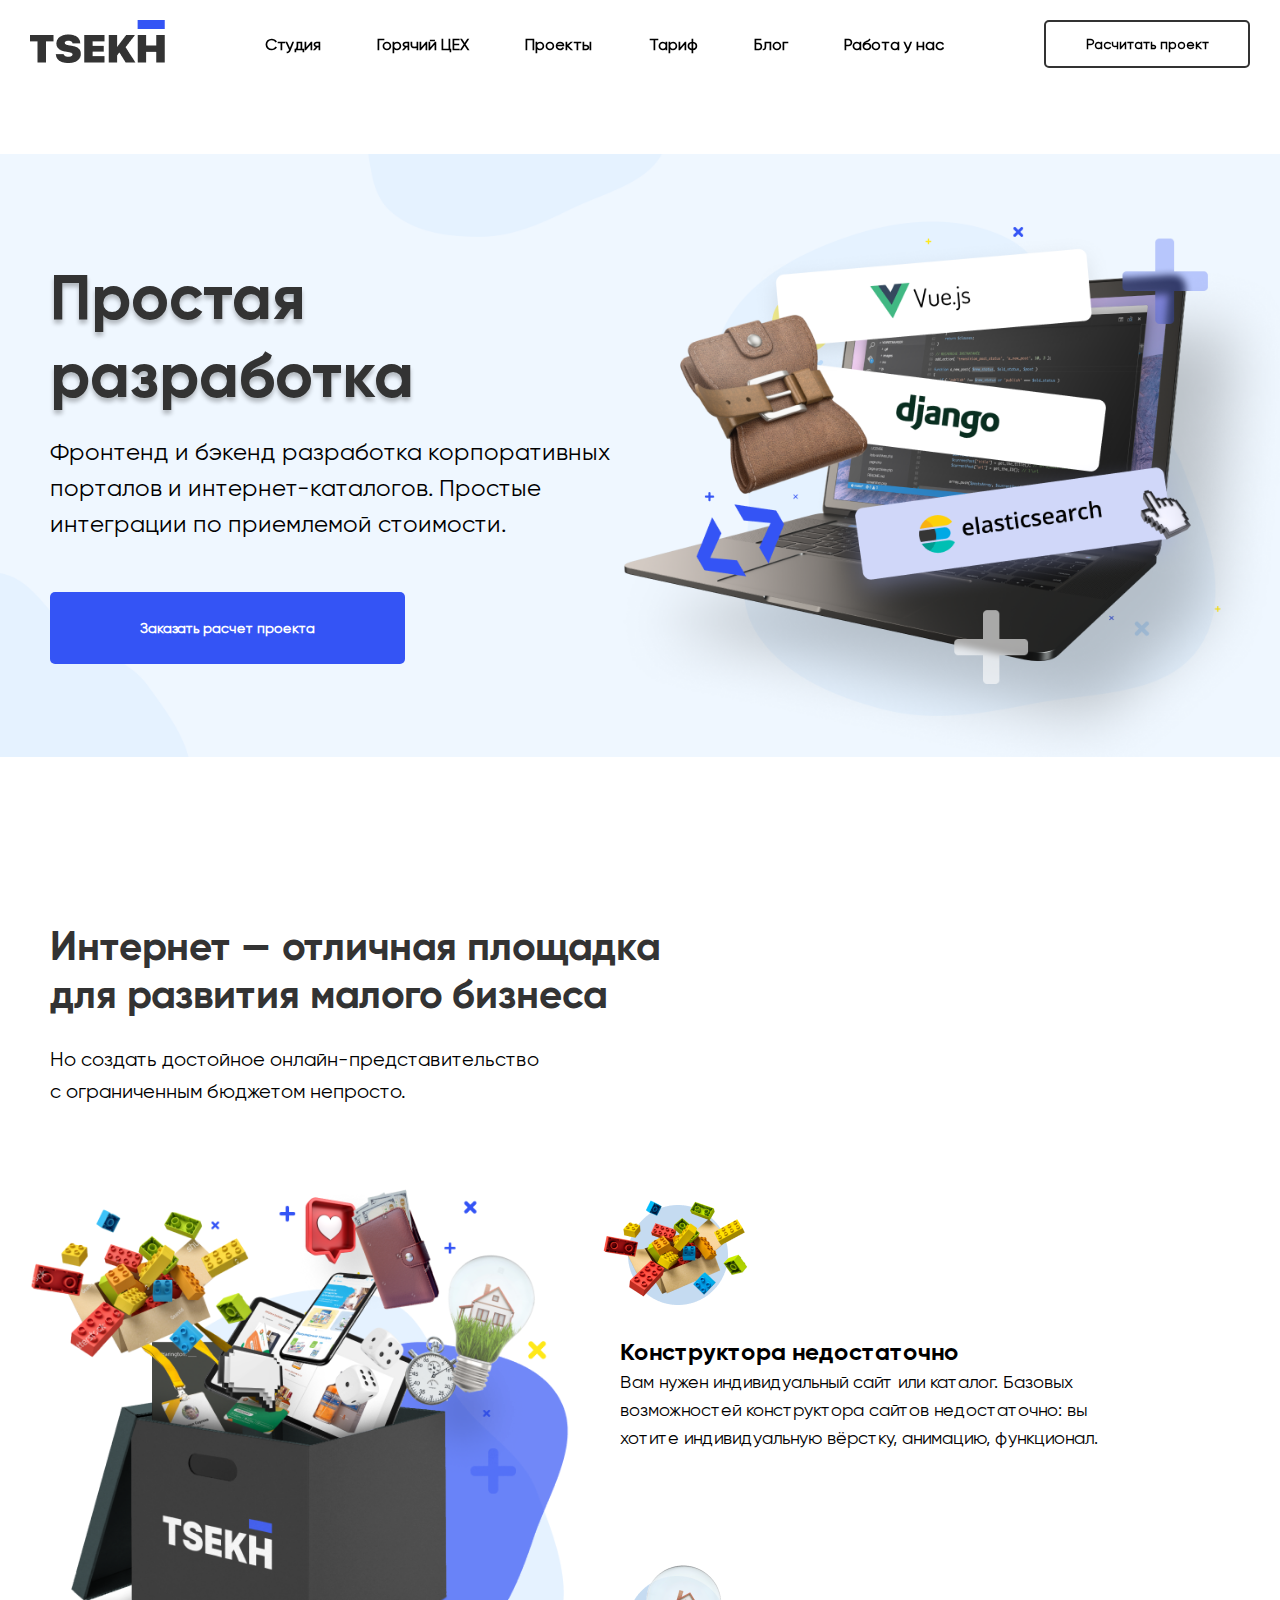
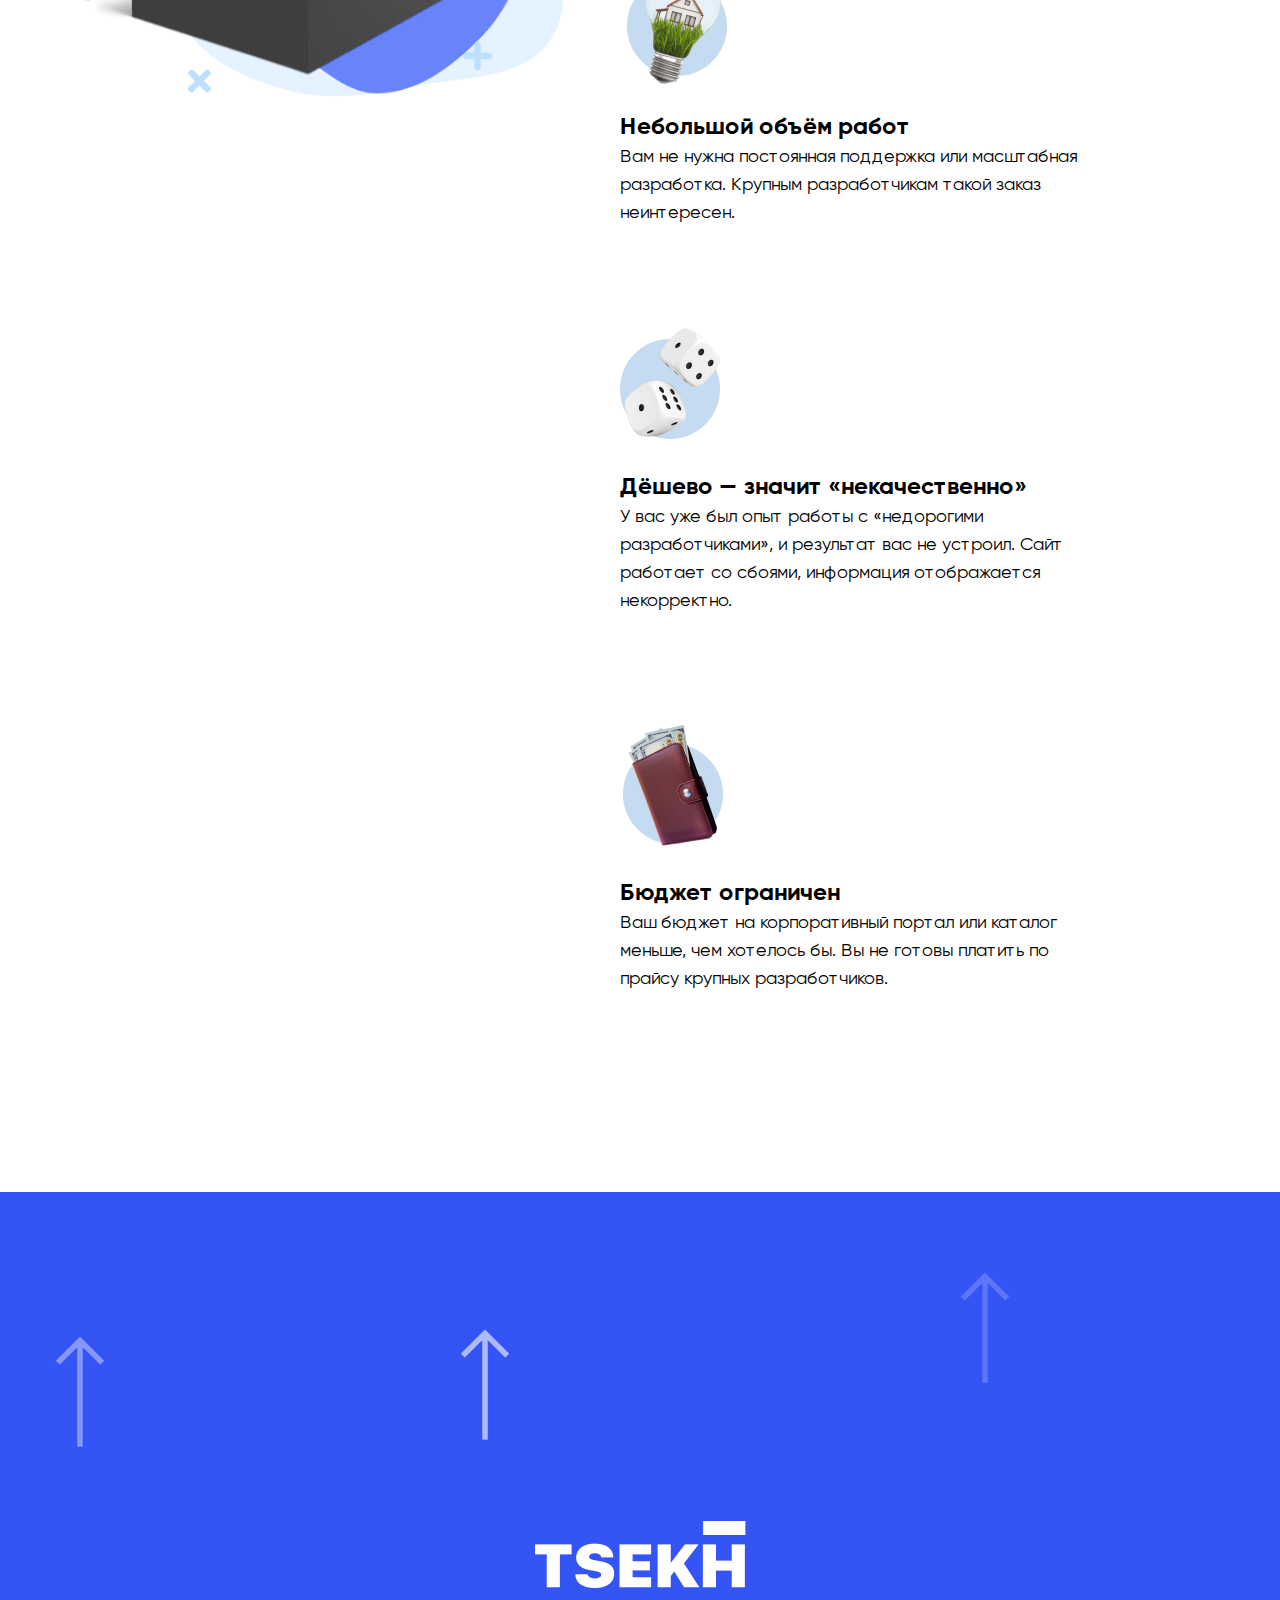
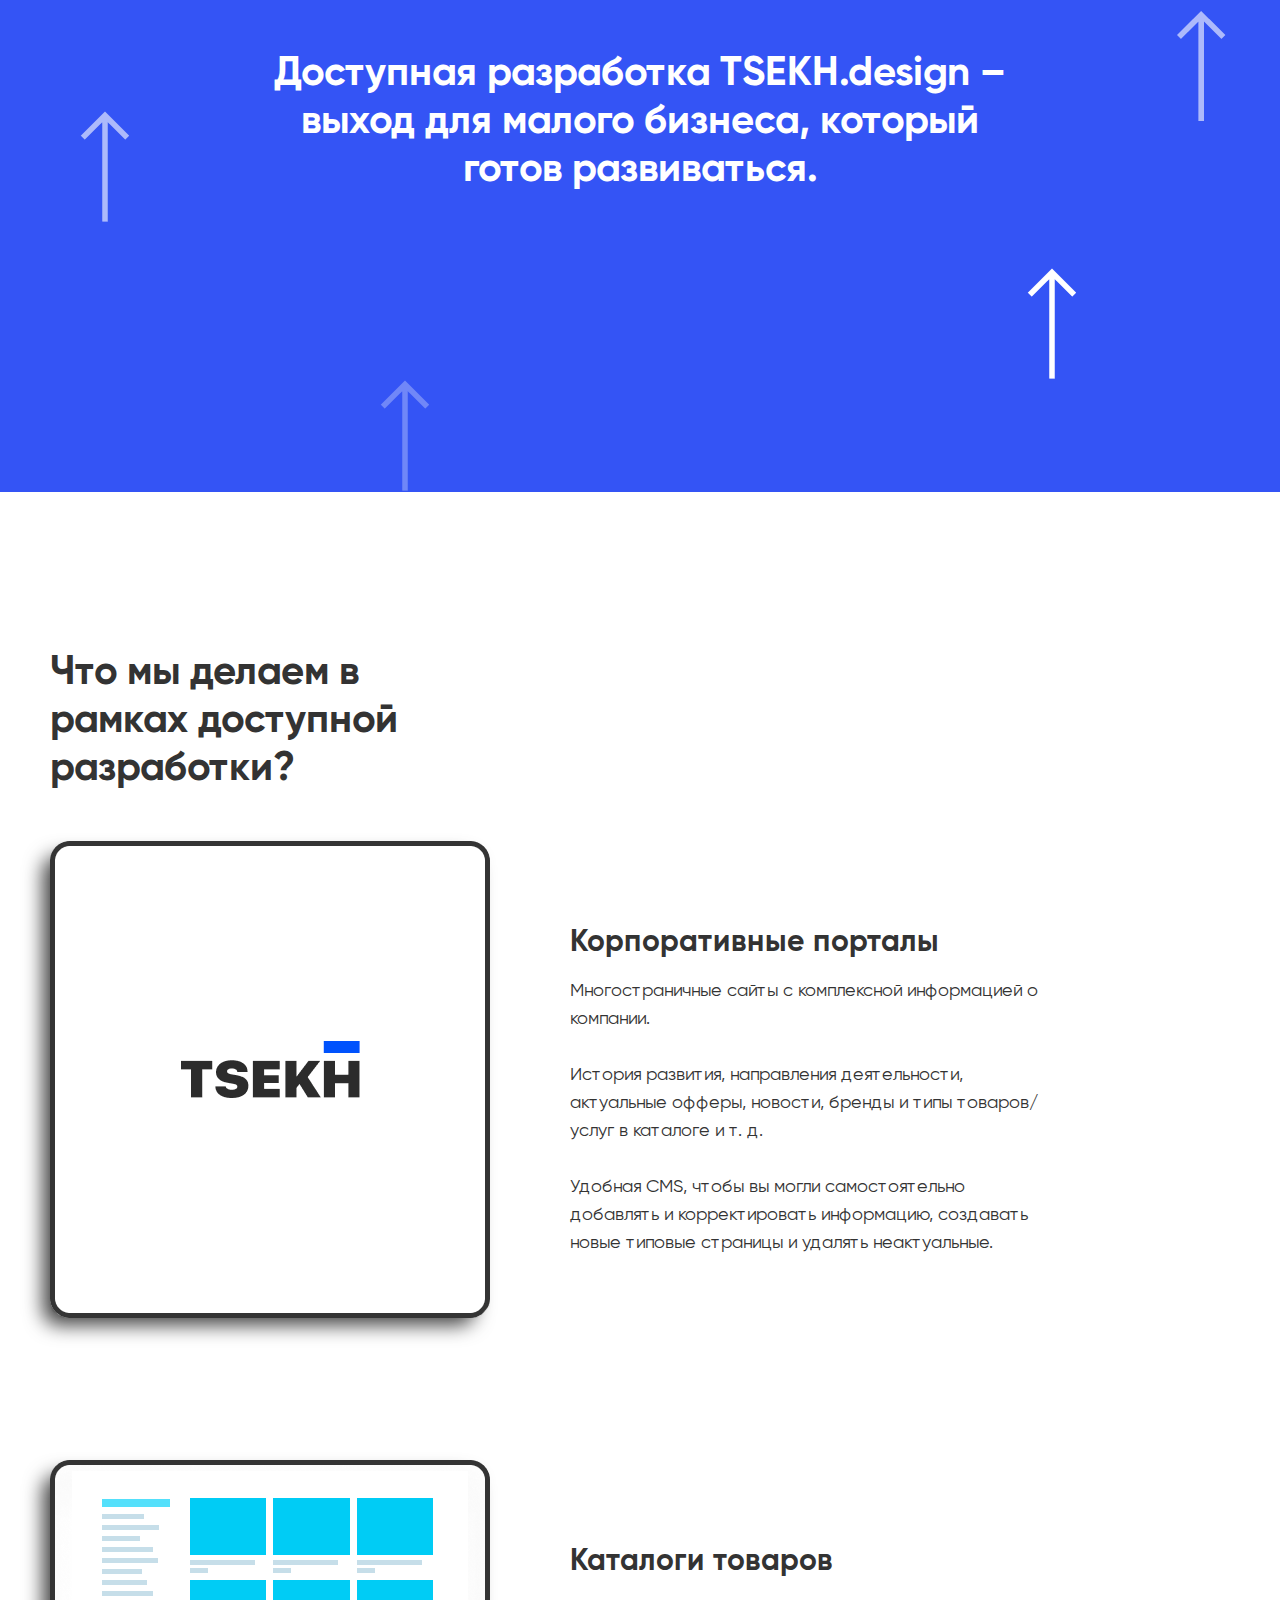
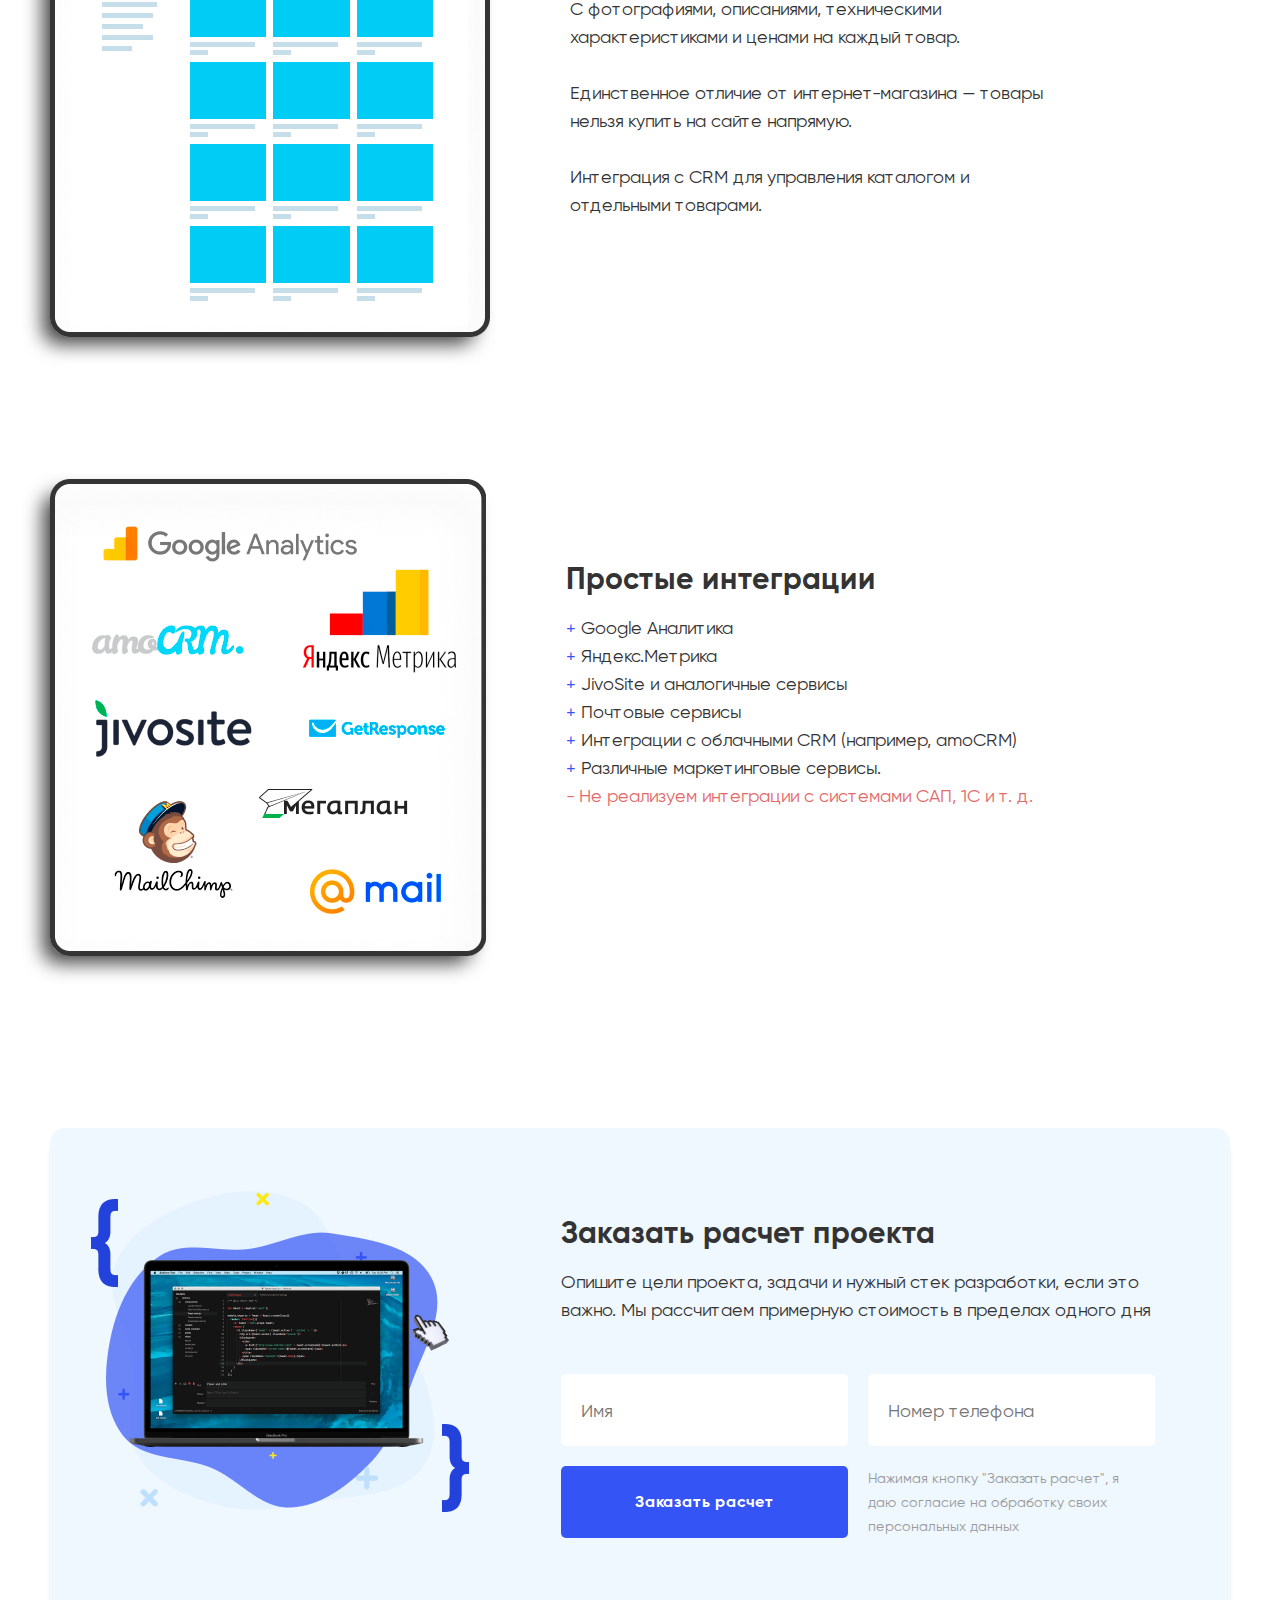
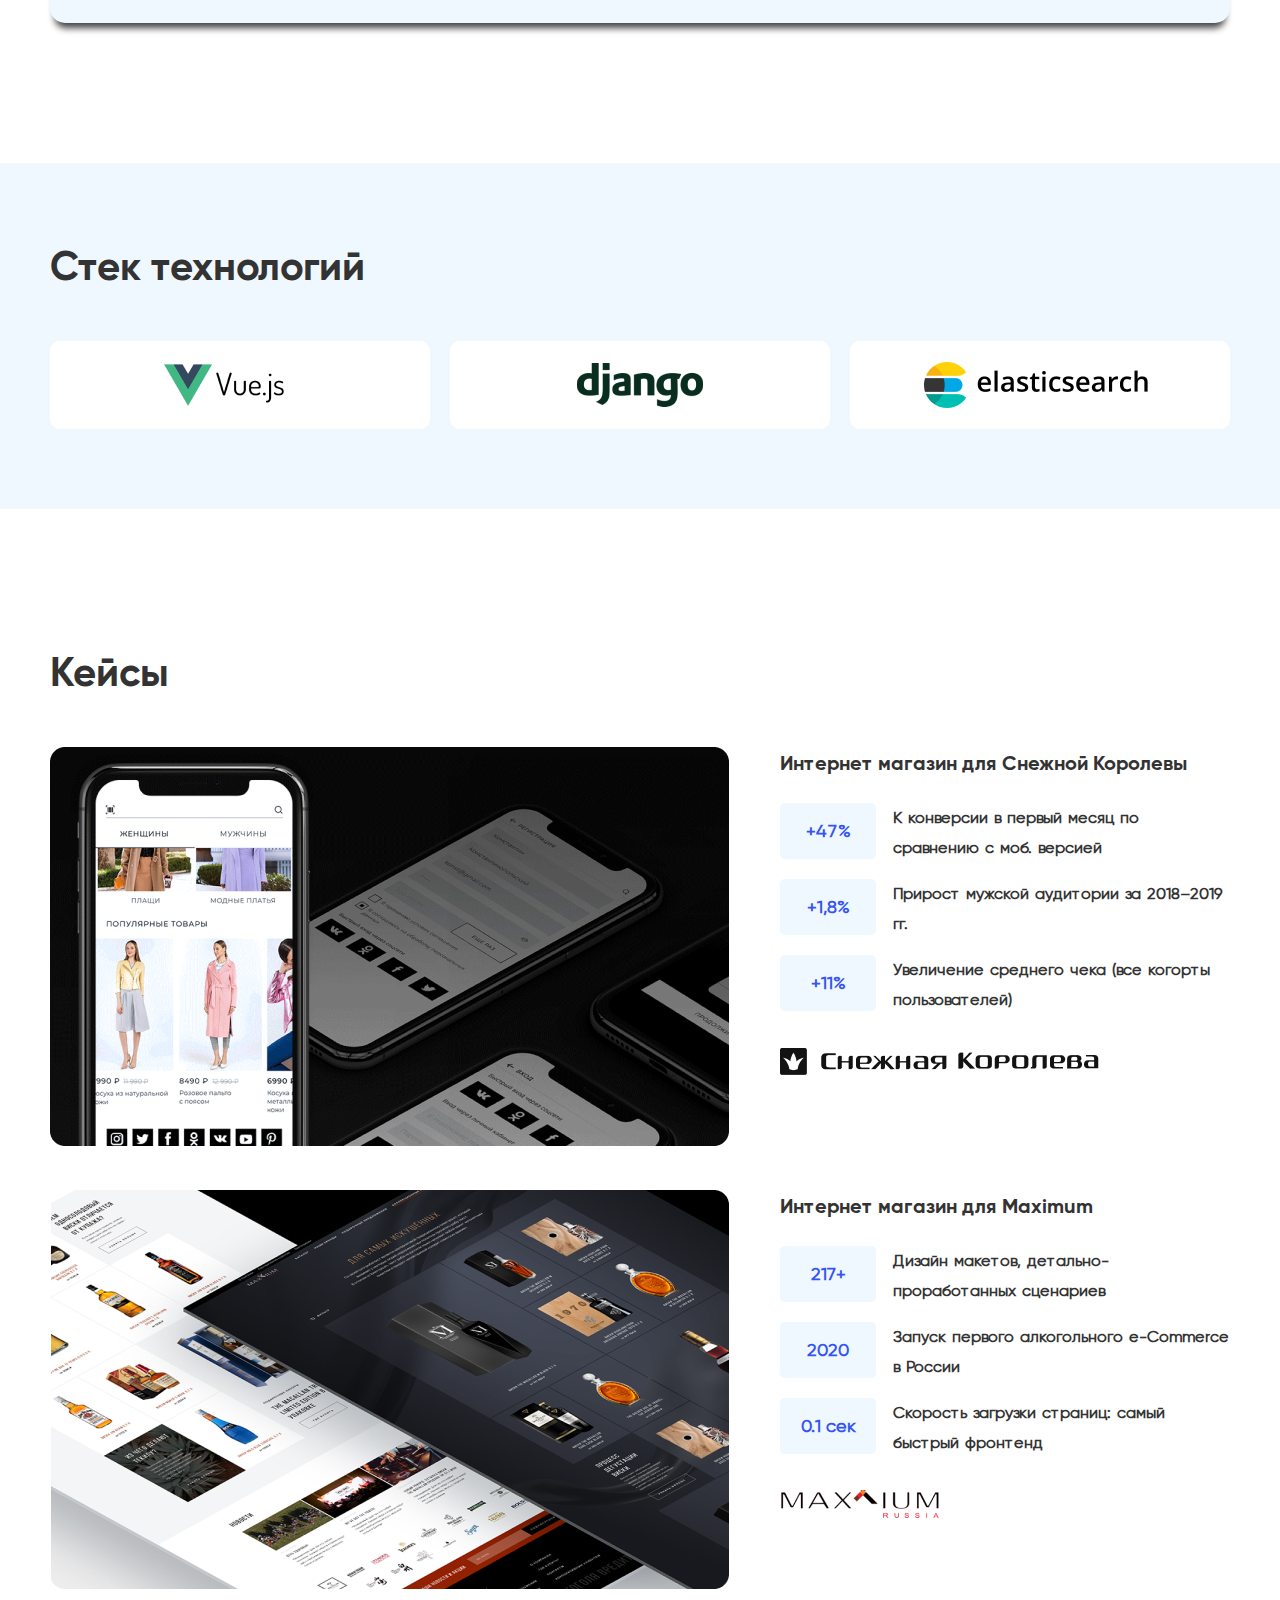
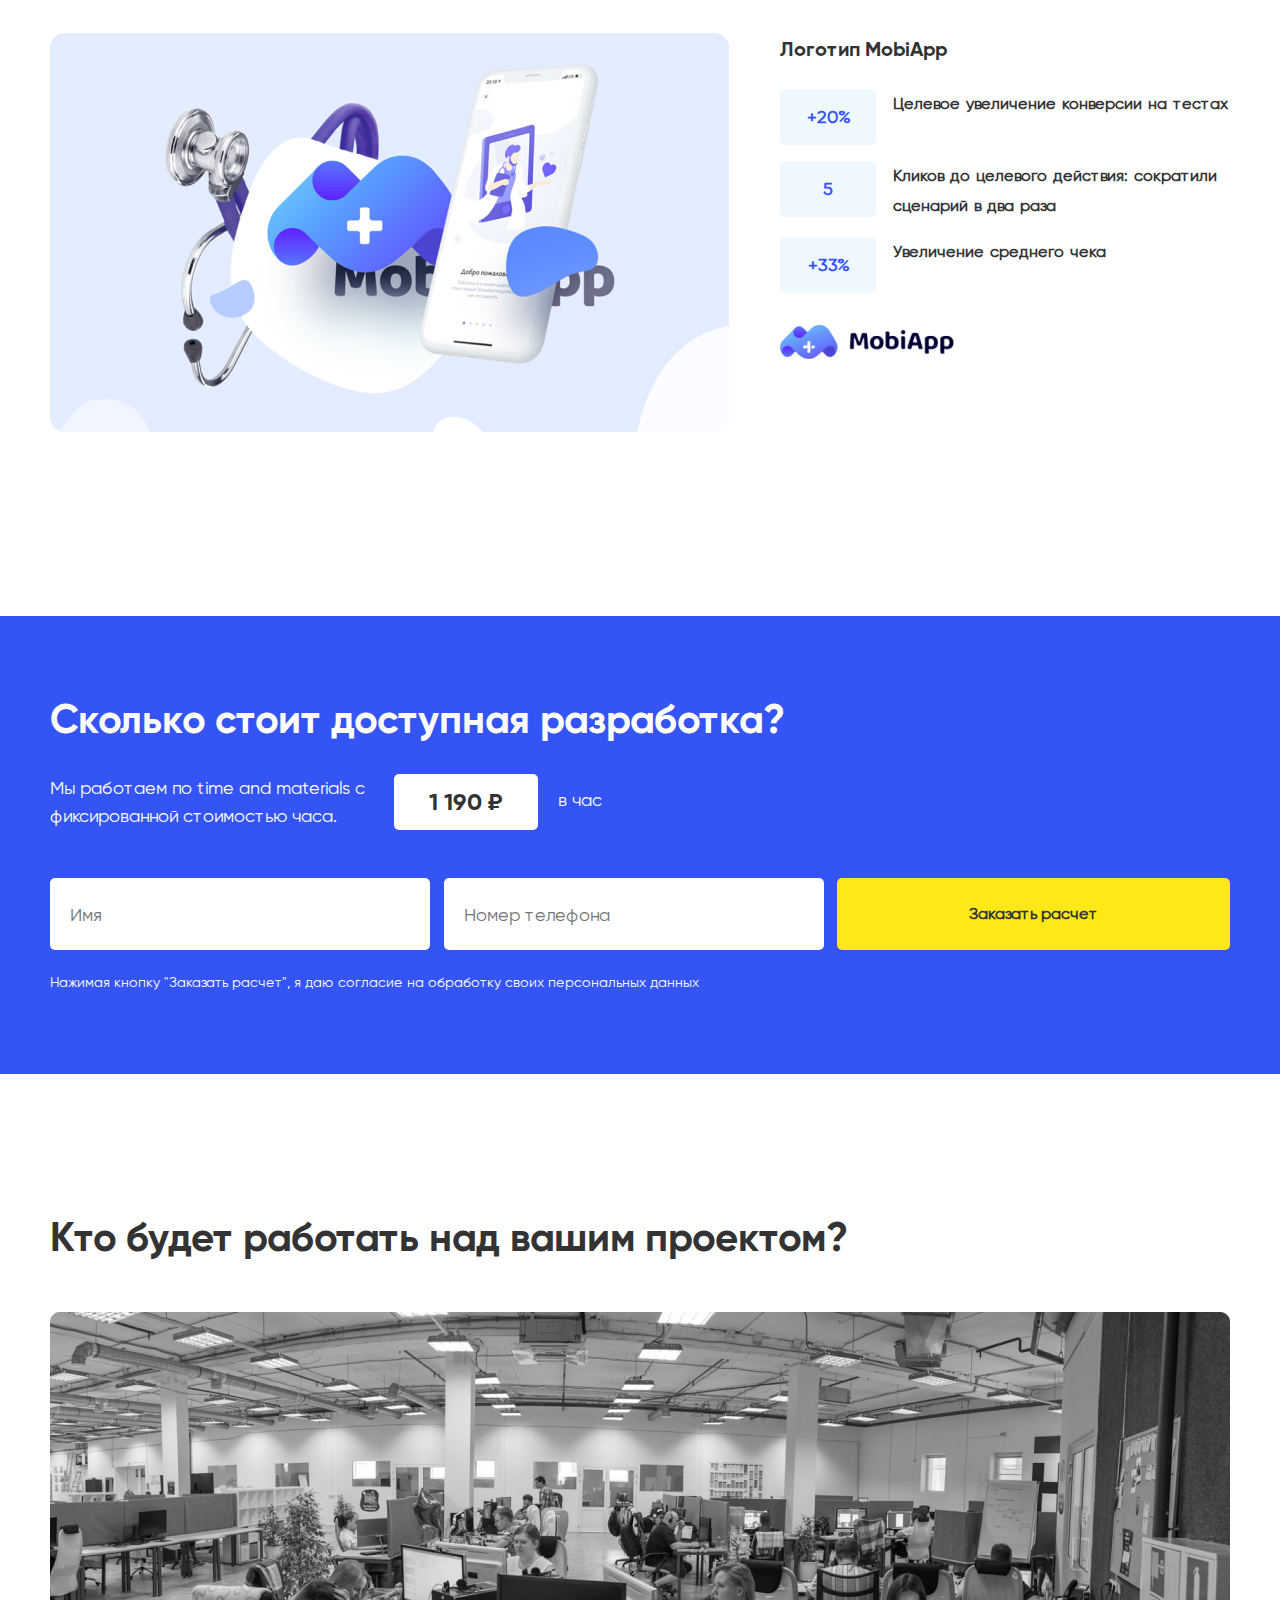
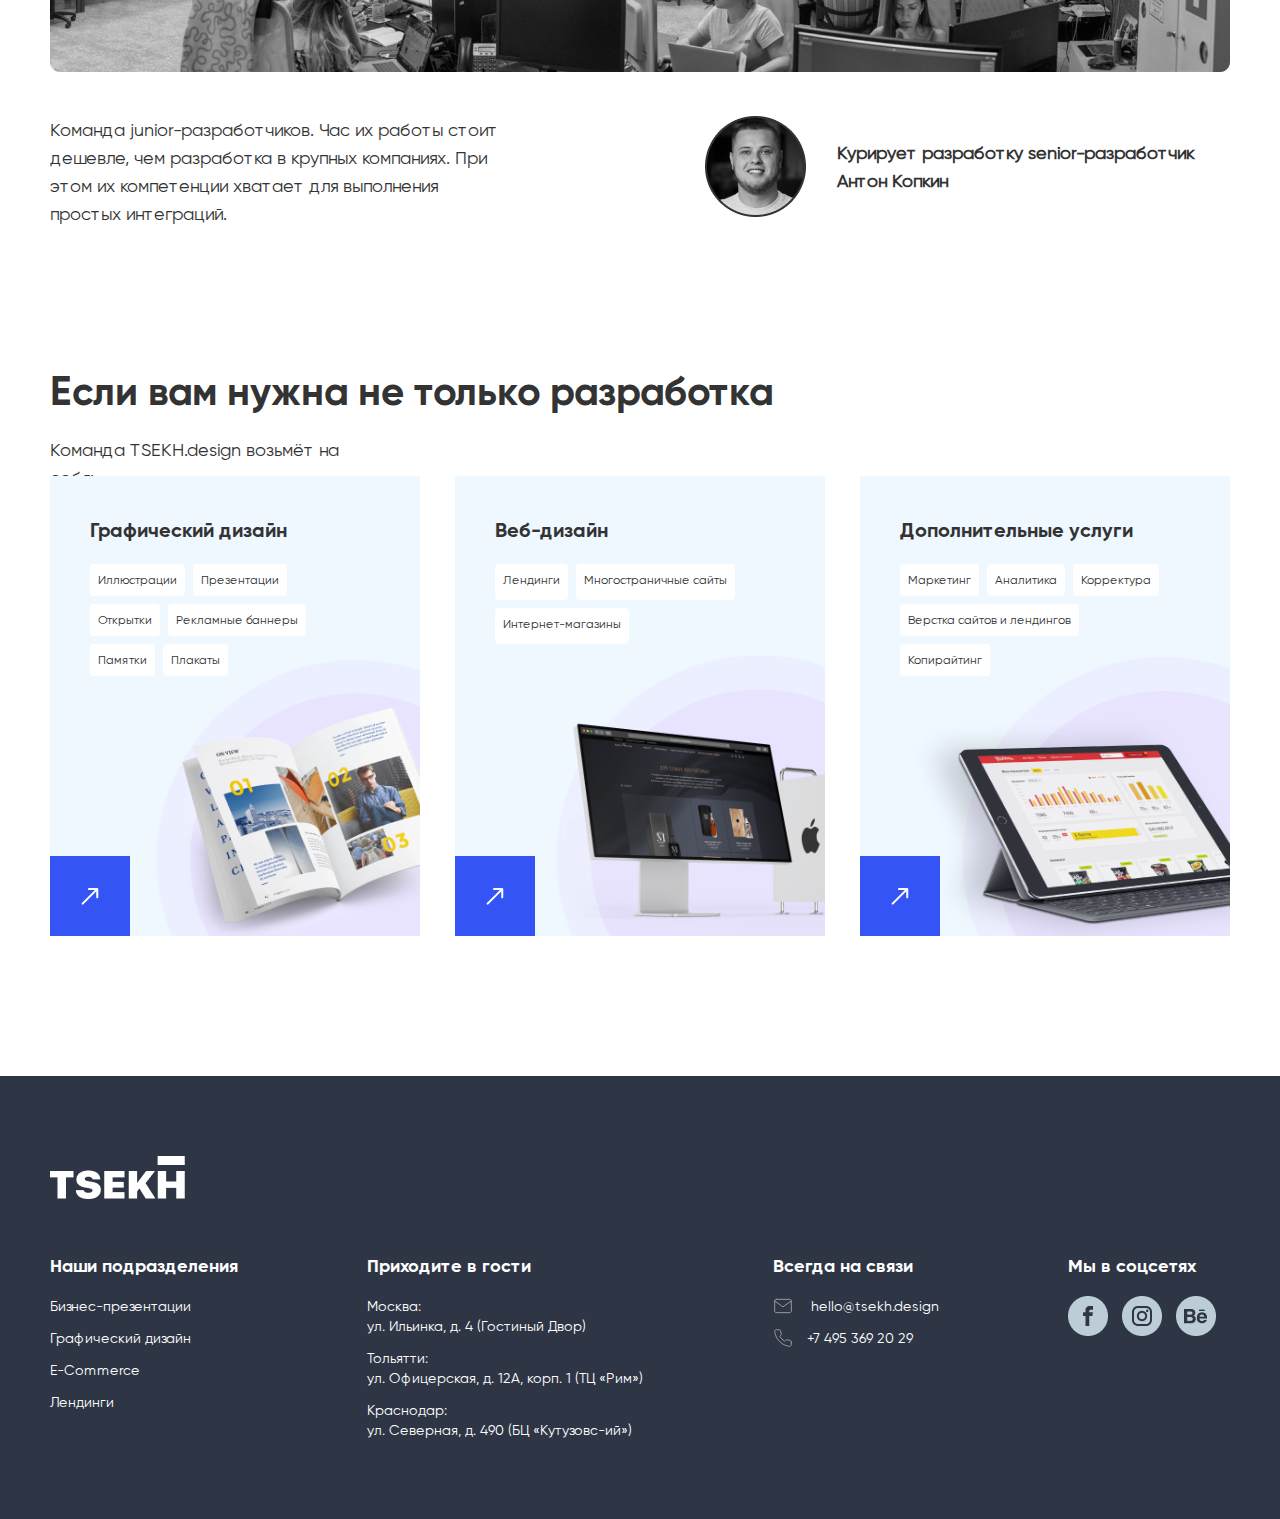
<file: 1 Tsekh design/index.html>
<!DOCTYPE html>
<html lang="en">

<head>
    <meta charset="UTF-8">
    <title>Tsekh design</title>
    <meta name="viewport" content="width=device-width, initial-scale=1">
    <link rel="stylesheet" href="style.css">
</head>

<body>
    <header class="header">
        <div class="logo-wrap"><a href="" class="logo"></a></div>
        <ul class="menu-list">
            <li class="menu-list_items"><a href="" class="menu-list_link">Студия</a></li>
            <li class="menu-list_items"><a href="" class="menu-list_link">Горячий ЦЕХ</a></li>
            <li class="menu-list_items"><a href="" class="menu-list_link">Проекты</a></li>
            <li class="menu-list_items"><a href="" class="menu-list_link">Тариф</a></li>
            <li class="menu-list_items"><a href="" class="menu-list_link">Блог</a></li>
            <li class="menu-list_items"><a href="" class="menu-list_link">Работа у нас</a></li>
        </ul>
        <a href="" class="calculate-link">
            <div class="calculate-link-btn">Расчитать проект</div>
        </a>
    </header>

    <div class="main-banner container">
        <div class="wrapper">
            <h1 class="main-banner_heading">Простая<br> разработка</h1>
            <span class="main-banner_text">Фронтенд и бэкенд разработка корпоративных<br> порталов и интернет-каталогов. Простые<br> интеграции по приемлемой стоимости.</span>
            <a href="" class="offer-anchor-link">
                <div class="offer-anchor-btn"> Заказать расчет проекта</div>
            </a>

        </div>
    </div>

    <section class="pros container">
        <div class="pros_header wrapper">
            <div class="article-heading">Интернет — отличная площадка<br> для развития малого бизнеса</div>
            <span class="pros_text">Но создать достойное онлайн-представительство<br> с ограниченным бюджетом непросто.</span>
        </div>
        <div class="pros_content">
            <div class="pros_left"></div>
            <div class="pros_right">
                <ul class="pros-list">
                    <li class="pros-item">
                        <div class="pros-item_pic1"></div>
                        <div class="pros-item_heading">Конструктора недостаточно</div>
                        <div class="pros-item_text">Вам нужен индивидуальный сайт или каталог. Базовых возможностей конструктора сайтов недостаточно: вы хотите индивидуальную вёрстку, анимацию, функционал.</div>
                    </li>
                    <li class="pros-item">
                        <div class="pros-item_pic2"></div>
                        <div class="pros-item_heading">Небольшой объём работ</div>
                        <div class="pros-item_text">Вам не нужна постоянная поддержка или масштабная разработка. Крупным разработчикам такой заказ неинтересен.</div>
                    </li>
                    <li class="pros-item">
                        <div class="pros-item_pic3"></div>
                        <div class="pros-item_heading">Дёшево — значит «некачественно»</div>
                        <div class="pros-item_text">У вас уже был опыт работы с «недорогими разработчиками», и результат вас не устроил. Сайт работает со сбоями, информация отображается некорректно.</div>
                    </li>
                    <li class="pros-item">
                        <div class="pros-item_pic4"></div>
                        <div class="pros-item_heading">Бюджет ограничен</div>
                        <div class="pros-item_text">Ваш бюджет на корпоративный портал или каталог меньше, чем хотелось бы. Вы не готовы платить по прайсу крупных разработчиков.</div>
                    </li>
                </ul>
            </div>
        </div>
    </section>

    <section class="moto">
        <div class="moto_background">
            <div class="moto_heading"></div>
            <div class="moto_text">Доступная разработка TSEKH.design – выход для малого бизнеса, который готов развиваться.</div>
        </div>
    </section>

    <section class="we-do wrapper">
        <div class="article-heading">Что мы делаем в рамках доступной разработки?</div>
        <ul class="we-do_list">
            <li class="we-do_items">
                <div class="we-do_pic"><img src="pics/casePics-1.png" alt=""></div>
                <div class="we-do-info">
                    <div class="we-do-info_heading">Корпоративные порталы</div>
                    <div class="we-do_text">
                        <p>Многостраничные сайты с комплексной информацией о компании.</p>
                        <br>
                        <p>История развития, направления деятельности, актуальные офферы, новости, бренды и типы товаров/услуг в каталоге и т. д.</p>
                        <br>
                        <p>Удобная CMS, чтобы вы могли самостоятельно добавлять и корректировать информацию, создавать новые типовые страницы и удалять неактуальные.</p>
                    </div>
                </div>
            </li>
            <li class="we-do_items">
                <div class="we-do_pic"><img src="pics/casePics-2.png" alt=""></div>
                <div class="we-do-info">
                    <div class="we-do-info_heading">Каталоги товаров</div>
                    <div class="we-do_text">
                        <p>С фотографиями, описаниями, техническими характеристиками и ценами на каждый товар.</p>
                        <br>
                        <p>Единственное отличие от интернет-магазина — товары нельзя купить на сайте напрямую.</p>
                        <br>
                        <p>Интеграция с CRM для управления каталогом и отдельными товарами.</p>
                    </div>
                </div>
            </li>
            <li class="we-do_items">
                <div class="we-do_pic"><img class="" src="pics/casePics-3.png" alt=""></div>
                <div class="we-do-info">
                    <div class="we-do-info_heading">Простые интеграции</div>
                    <div class="we-do_text"><span class="plus">+ </span>Google Аналитика<br><span class="plus">+ </span> Яндекс.Метрика <br><span class="plus">+ </span>JivoSite и аналогичные сервисы<br><span class="plus">+ </span> Почтовые сервисы <br><span class="plus">+ </span>Интеграции с облачными CRM (например, amoCRM)<br><span class="plus">+ </span> Различные маркетинговые сервисы. <br><span class="minus">- Не реализуем интеграции с системами САП, 1С и т. д.</span></div>
                </div>
            </li>
        </ul>
    </section>

    <article class="order-calc wrapper">
        <div class="order-calc_pic"></div>
        <div class="order-calc_form">
            <div class="order-calc_heading">Заказать расчет проекта</div>
            <div class="order-calc_text">Опишите цели проекта, задачи и нужный стек разработки, если это важно. Мы рассчитаем примерную стоимость в пределах одного дня</div>
            <div class="order-calc-inputs"><input type="text" placeholder="Имя" class="order-calc_input"><input type="text" placeholder="Номер телефона" class="order-calc_input"></div>
            <div class="btn_agree">
                <button class="order-calc_btn">Заказать расчет</button>
                <div class="order-calc_agree">Нажимая кнопку "Заказать расчет", я даю согласие на обработку своих персональных данных</div>
            </div>
        </div>
    </article>
    <article class="stack">
        <div class="wrapper">
            <div class="article-heading">Стек технологий</div>
            <ul class="stack-list">
                <li class="stack-list_items"><img src="pics/vue.png" alt=""></li>
                <li class="stack-list_items"><img src="pics/djan.png" alt=""></li>
                <li class="stack-list_items"><img src="pics/elastic.png" alt=""></li>
            </ul>
        </div>
    </article>


    <section class="cases wrapper">
        <div class="article-heading">Кейсы</div>
        <ul class="cases-list">
            <li class="cases-item">
                <div class="cases_pic">
                    <img src="pics/Snow.png" alt="">
                    <a href="" class="cases-link">
                        <div class="cases-overlay"></div>
                    </a>
                </div>
                <div class="cases_descr">
                    <div class="cases_header">Интернет магазин для Снежной Королевы</div>
                    <div class="cases_proses">
                        <div class="cases_pros">
                            <div class="cases_numbers">+47%</div>
                            <div class="cases_text">К конверсии в первый месяц по сравнению с моб. версией</div>
                        </div>
                        <div class="cases_pros">
                            <div class="cases_numbers">+1,8%</div>
                            <div class="cases_text">Прирост мужской аудитории за 2018–2019 гг.</div>
                        </div>
                        <div class="cases_pros">
                            <div class="cases_numbers">+11%</div>
                            <div class="cases_text">Увеличение среднего чека (все когорты пользователей)</div>
                        </div>
                    </div>
                    <div class="cases_logo"><img src="pics/snow-logo.png" alt=""></div>
                </div>
            </li>
            <li class="cases-item">
                <div class="cases_pic"><img src="pics/Max.jpg" alt=""> <a href="" class="cases-link">
                        <div class="cases-overlay"></div>
                    </a></div>
                <div class="cases_descr">
                    <div class="cases_header">Интернет магазин для Maximum</div>
                    <div class="cases_proses">
                        <div class="cases_pros">
                            <div class="cases_numbers">217+</div>
                            <div class="cases_text">Дизайн макетов, детально-проработанных сценариев</div>
                        </div>
                        <div class="cases_pros">
                            <div class="cases_numbers">2020</div>
                            <div class="cases_text">Запуск первого алкогольного e-Commerce в России</div>
                        </div>
                        <div class="cases_pros">
                            <div class="cases_numbers">0.1 сек</div>
                            <div class="cases_text">Скорость загрузки страниц: самый быстрый фронтенд</div>
                        </div>

                    </div>
                    <div class="cases_logo"><img src="pics/maxxium_logo_black%201.png" alt=""></div>
                </div>
            </li>
            <li class="cases-item">
                <div class="cases_pic"><img src="pics/Mobi.jpg" alt=""> <a href="" class="cases-link">
                        <div class="cases-overlay"></div>
                    </a></div>
                <div class="cases_descr">
                    <div class="cases_header">Логотип MobiApp</div>
                    <div class="cases_proses">
                        <div class="cases_pros">
                            <div class="cases_numbers">+20%</div>
                            <div class="cases_text">Целевое увеличение конверсии на тестах</div>
                        </div>
                        <div class="cases_pros">
                            <div class="cases_numbers">5</div>
                            <div class="cases_text">Кликов до целевого действия: сократили сценарий в два раза</div>
                        </div>
                        <div class="cases_pros">
                            <div class="cases_numbers">+33%</div>
                            <div class="cases_text">Увеличение среднего чека</div>
                        </div>
                    </div>
                    <div class="cases_logo"><img src="pics/logo_mobiapp%201.png" alt=""></div>
                </div>
            </li>
        </ul>
    </section>


    <article class="order-calc2">
        <div class="wrapper">
            <div class="order-calc2_heading">Сколько стоит доступная разработка?</div>
            <div class="order-calc2_info">
                <div class="order-calc2_text">Мы работаем по time and materials с фиксированной стоимостью часа.</div>
                <div class="order-calc2_price">1 190 ₽</div>
                <div class="order-calc2_text">в час</div>
            </div>
            <div class="order-calc2_inputs"><input type="text" placeholder="Имя" class="order-calc_input"><input type="text" placeholder="Номер телефона" class="order-calc_input">
                <button class="order-calc2_btn">Заказать расчет</button></div>
            <div class="order-calc2_agree">Нажимая кнопку "Заказать расчет", я даю согласие на обработку своих персональных данных</div>
        </div>
    </article>


    <article class="about-us wrapper">
        <div class="article-heading">Кто будет работать над вашим проектом?</div>
        <div class="about-us_pic"><img src="pics/bg.png" alt=""></div>
        <div class="about-us_descr">
            <div class="about-us_text">Команда junior-разработчиков. Час их работы стоит дешевле, чем разработка в крупных компаниях. При этом их компетенции хватает для выполнения простых интеграций.</div>
            <div class="our-glorious-leader">
                <div class="our-glorious-leader_portrait"><img src="pics/senior.png" alt=""></div>
                <div class="our-glorious-leader_name-and-title">Курирует разработку senior-разработчик Антон Копкин</div>
            </div>
        </div>
    </article>
    <section class="some-more wrapper">
        <div class="article-heading">Если вам нужна не только разработка</div>
        <div class="some-more_descr">Команда TSEKH.design возьмёт на себя:</div>
        <div class="some-more_services">
            <div class="some-more_service">
                <a class="some-more_link" href="">
                    <div class="service-overlay"></div>
                    <div class="service_heading">Графический дизайн</div>
                    <ul class="service-list">
                        <li class="service-list_item">Иллюстрации</li>
                        <li class="service-list_item">Презентации</li>
                        <li class="service-list_item">Открытки</li>
                        <li class="service-list_item">Рекламные баннеры</li>
                        <li class="service-list_item">Памятки</li>
                        <li class="service-list_item">Плакаты</li>
                    </ul>
                </a>
            </div>

            <div class="some-more_service">
                <a class="some-more_link" href="">
                    <div class="service-overlay"></div>
                    <div class="service_heading">Веб-дизайн</div>
                    <ul class="service-list">
                        <li class="service-list_item">Лендинги</li>
                        <li class="service-list_item">Многостраничные сайты</li>
                        <li class="service-list_item">Интернет-магазины</li>
                    </ul>
                </a>
            </div>
            <div class="some-more_service">
                <a class="some-more_link" href="">
                    <div class="service-overlay"></div>
                    <div class="service_heading">Дополнительные услуги</div>
                    <ul class="service-list">
                        <li class="service-list_item">Маркетинг</li>
                        <li class="service-list_item">Аналитика</li>
                        <li class="service-list_item">Корректура</li>
                        <li class="service-list_item">Верстка сайтов и лендингов</li>
                        <li class="service-list_item">Копирайтинг</li>
                    </ul>
                </a>
            </div>
        </div>
    </section>

    <footer class="footer">
        <div class="wrapper">
            <div class="footer_header"><img src="pics/logo-white-small.png" alt=""></div>
            <div class="footer-lists">
                <ul class="footer-list">
                    <li class="footer-list-items">Наши подразделения</li>
                    <li class="footer-list-items"><a href="" class="footer-link">Бизнес-презентации</a></li>
                    <li class="footer-list-items"><a href="" class="footer-link">Графический дизайн</a></li>
                    <li class="footer-list-items"><a href="" class="footer-link">E-Commerce</a></li>
                    <li class="footer-list-items"><a href="" class="footer-link">Лендинги</a></li>
                </ul>
                <ul class="footer-list">
                    <li class="footer-list-items">Приходите в гости</li>
                    <li class="footer-list-items">Москва:<br> ул. Ильинка, д. 4 (Гостиный Двор)</li>
                    <li class="footer-list-items">Тольятти:<br> ул. Офицерская, д. 12А, корп. 1 (ТЦ «Рим»)</li>
                    <li class="footer_list-items">Краснодар:<br> ул. Северная, д. 490 (БЦ «Кутузовс-ий»)</li>
                </ul>
                <ul class="footer-list contacts">
                    <li class="footer-list-items">Всегда на связи</li>
                    <li class="footer-list-items"><img src="pics/mail.svg" alt=""> hello@tsekh.design</li>
                    <li class="footer-list-items"><img src="pics/phone.svg" alt="">+7 495 369 20 29</li>
                </ul>
                <div class="footer-list-heading">Мы в соцсетях
                    <ul class="footer-list">
                        <li class="footer-list-items"><a href=""><img src="pics/facebook%201.png" alt=""></a></li>
                        <li class="footer-list-items"><a href=""><img src="pics/inst.png" alt=""></a></li>
                        <li class="footer-list-items"><a href=""><img src="pics/behance.png" alt=""></a></li>
                    </ul>
                </div>
            </div>
        </div>
    </footer>
</body>

</html>
</file>
<file: 1 Tsekh design/style.css>
* {
    box-sizing: border-box;
    padding: 0px;
    margin: 0px;
}

@font-face {
    font-family: GilroyRegular;
    src: url('fonts/gilroy-regular.woff') format('woff');
}

@font-face {
    font-family: GilroySemibold;
    src: url('fonts/gilroy-semibold.woff') format('woff');
}


@font-face {
    font-family: GilroyBold;
    src: url('fonts/gilroy-bold.woff') format('woff');
}

.container {
    max-width: 1560px;
    margin: 0 auto;
}

.wrapper {
    max-width: 1180px;
    margin: 0 auto;
}

.header {
    display: flex;
    justify-content: space-between;
    padding-top: 20px;
    padding-bottom: 20px;
    padding: 20px 30px;
    position: sticky;
    top: 0;
    z-index: 99999;
    background-color: rgba(255, 255, 255, .9);
}

.logo-wrap {
    background-image: url(pics/logo.png);
    width: 135px;
    height: 43px;
    background-repeat: no-repeat;
    background-position: 50% 50%;
    background-size: 100%;
}

.menu-list {
    display: flex;
    justify-content: space-between;
    align-items: center;
    list-style: none;
    width: 680px;

}

.menu-list_link {
    text-decoration: none;
    color: black;
    white-space: nowrap;
    font-size: 16px;
    font-family: 'GilroyRegular', sans-serif;
    font-weight: 600;
    font-style: normal;
}

.calculate-link {
    text-decoration: none;
    color: black;
}

.calculate-link-btn {
    display: flex;
    justify-content: center;
    align-items: center;
    width: 206px;
    height: 48px;
    border: 2px solid #333333;
    border-radius: 5px;
    font-size: 14px;
    font-family: GilroyRegular, sans-serif;
    font-weight: 600;
    font-style: normal;
    transition: 0.5s;
}

.calculate-link-btn:hover {
    color: white;
    background-color: #3454f5;
    border-color: transparent;
    border-style: solid;
    transition: all 300ms ease;
}


.main-banner {
    background-image: url(pics/banner-1.png);
    height: 735px;
    max-width: 1560px;
    background-repeat: no-repeat;
    background-position: 50% 50%;
    background-size: 100%;
}

.main-banner_heading {
    padding-top: 170px;
    padding-bottom: 20px;
    font-family: GilroyBold, sans-serif;
    font-size: 64px;
    color: #333333;
    text-shadow: 0px 4px 4px rgba(0, 0, 0, 0.25);
}

.article-heading {
    font-size: 40px;
    line-height: 48px;
    color: #333333;
    font-family: GilroyBold, sans-serif;
    font-weight: bold;
    font-style: normal;
}

.main-banner_text {
    font-family: GilroyRegular, sans-serif;
    font-size: 24px;
    font-weight: normal;
    font-style: normal;
    line-height: 36px;
}

.offer-anchor-btn {
    display: flex;
    justify-content: center;
    align-items: center;
    width: 355px;
    height: 72px;
    border-radius: 5px;
    font-size: 14px;
    font-family: GilroyRegular, sans-serif;
    font-weight: bold;
    font-style: normal;
    color: white;
    background-color: #3454f5;
    margin-top: 50px;
}

.offer-anchor-link {
    text-decoration: none;
    color: white;
}


.pros {
    margin-top: 100px;
    margin-bottom: 100px;
}

.pros .article-heading {
    padding-bottom: 25px;
}

.pros_text {

    font-family: GilroyRegular, sans-serif;
    font-weight: normal;
    font-style: normal;
    font-size: 20px;
    line-height: 32px;
}

.pros_content {
    display: flex;
    justify-content: space-between;
}

.pros_left {
    background-image: url(pics/banner-2.png);
    height: 611px;
    width: 642px;
    background-repeat: no-repeat;
    background-position: 50% 50%;
    background-size: 100%;
    margin-top: 30px;
    margin-left: 30px
}

.pros_right {
    margin-top: 80px;
    margin-right: 180px;
    width: 530px;
}

.pros-list {
    list-style: none;
    margin: 0 auto;
}

.pros-item {
    margin-bottom: 100px;
}

.pros-item_pic1 {
    background-image: url(pics/lego.png);
    height: 123px;
    width: 175px;
    background-repeat: no-repeat;
    background-position: 50% 50%;
    background-size: 100%;
    margin-bottom: 25px;


}

.pros-item_pic2 {
    background-image: url(pics/lamp.png);
    height: 148px;
    width: 115px;
    background-repeat: no-repeat;
    background-position: 50% 50%;
    background-size: 100%;
    margin-bottom: 10px;
    margin-left: 30px;
}

.pros-item_pic3 {
    background-image: url(pics/dice.png);
    height: 114px;
    width: 103px;
    background-repeat: no-repeat;
    background-position: 50% 50%;
    background-size: 100%;
    margin-bottom: 30px;
    margin-left: 30px;
}

.pros-item_pic4 {

    background-image: url(pics/money.png);
    height: 147px;
    width: 109px;
    background-repeat: no-repeat;
    background-position: 50% 50%;
    background-size: 100%;
    margin-left: 30px;
    margin-bottom: 15px;
}

.pros-item_heading {
    font-family: GilroyBold, sans-serif;
    font-weight: bold;
    font-style: normal;
    font-size: 24px;
    line-height: 32px;
    margin-left: 30px;
}

.pros-item_text {
    font-family: GilroyRegular, sans-serif;
    font-weight: normal;
    font-style: normal;
    font-size: 18px;
    line-height: 28px;
    width: 480px;
    margin-left: 30px;
}




.moto {
    background-color: #3454F5;
    height: 900px;
    display: flex;
    flex-direction: row;
    justify-content: center;
}

.moto_background {
    background-image: url(pics/arrows1.png);
    height: 821px;
    width: 1171px;
    background-repeat: no-repeat;
    background-position: 50% 50%;
    background-size: 100%;
    align-self: flex-end;
    display: flex;
    flex-direction: column;
    align-items: center;
    animation-name: animatedBackground;
    animation-duration: 3s;
    animation-iteration-count: infinite;
}


@keyframes animatedBackground {
    0 {
        background-position: 0 0
    }

    50% {
        background-position: 0px 50px
    }

    100% {
        background-position: 0px 0px
            /* анимируем свойство background-position */
    }
}

.moto_heading {
    background-image: url(pics/logo-white.png);
    height: 67px;
    width: 211px;
    background-repeat: no-repeat;
    background-position: 50% 50%;
    background-size: 100%;

    margin-top: 250px;
    margin-bottom: 60px;
}

.moto_text {
    font-family: GilroyBold, sans-serif;
    font-weight: bold;
    font-style: normal;
    font-size: 40px;
    line-height: 48px;
    color: #FFFFFF;
    text-align: center;
    max-width: 750px;
}

.we-do {
    margin-top: 155px;
    display: flex;
    flex-direction: column;
}

.we-do .article-heading {
    width: 435px;
    height: 144px;
    margin-bottom: 50px;
}

.we-do_list {
    list-style: none;
}

.we-do_items {
    display: flex;
    flex-direction: row;
    margin-bottom: 142px;
}

.we-do_items:last-child {
    margin-bottom: 172px;
}

.we-do_pic {
    height: 477px;
    box-shadow: -11px 11px 19px -4px rgba(0, 0, 0, 0.75);
    border-radius: 20px;
    background-size: cover;
}

.we-do-info {
    margin-top: 80px;
    margin-left: 80px;
}

.we-do-info_heading {
    font-family: GilroyBold, sans-serif;
    font-weight: bold;
    font-style: normal;
    font-size: 30px;
    line-height: 40px;
    color: #333333;
    margin-bottom: 15px;
}

.we-do_text {
    width: 480px;
    font-family: GilroyRegular, sans-serif;
    font-weight: normal;
    font-style: normal;
    font-size: 18px;
    line-height: 28px;
    color: #333333;
}

.plus {
    color: #3454F5;
}

.minus {
    color: #E46868;
}

.order-calc {
    background-color: #EFF7FF;
    height: 495px;
    border-radius: 15px;
    display: flex;
    box-shadow: 0px 10px 7px -5px rgba(0, 0, 0, 0.75);
    margin-bottom: 140px;
}

.order-calc_pic {
    background-image: url(pics/offer.png);
    height: 446px;
    width: 446px;
    background-repeat: no-repeat;
    background-position: 50% 50%;
    background-size: 100%;
}

.order-calc_form {
    width: 620px;
    margin-left: 65px;
    margin-top: 85px;

}

.order-calc_heading {
    font-family: GilroyBold, sans-serif;
    font-weight: bold;
    font-style: normal;
    font-size: 30px;
    line-height: 40px;
    color: #333333;
    margin-bottom: 15px;
}

.order-calc_text {
    font-family: GilroyRegular, sans-serif;
    font-weight: normal;
    font-style: normal;
    font-size: 18px;
    line-height: 28px;
    color: #333333;
    margin-bottom: 50px;
}

.order-calc_input {
    font-family: GilroyRegular, sans-serif;
    font-weight: normal;
    font-style: normal;
    font-size: 18px;
    line-height: 28px;
    color: #999999;
    width: 287px;
    height: 72px;
    border: none;
    background: #FFFFFF;
    border-radius: 5px;
    outline: none;
    padding-left: 20px;
}

.order-calc_input:last-child {
    margin-left: 20px;
}

.btn_agree {
    display: flex;
    margin-top: 20px;
}

.order-calc_btn {
    font-family: GilroyBold, sans-serif;
    font-weight: bold;
    font-style: normal;
    font-size: 16px;
    line-height: 24px;
    color: #FFFFFF;
    align-self: center;
    width: 287px;
    height: 72px;
    border: none;
    border-radius: 5px;
    background: #3454F5;
    outline: none;
    cursor: pointer;
}

.order-calc_agree {
    width: 257px;
    height: 72px;
    font-family: GilroyRegular, sans-serif;
    font-weight: normal;
    font-style: normal;
    font-size: 14px;
    line-height: 24px;
    color: #999999;
    margin-left: 20px;

}

.stack {
    height: 346px;
    background: #EFF7FF;
    margin-bottom: 140px;
}

.stack .article-heading {
    padding-top: 80px;
}


.stack-list {
    padding-top: 50px;
    list-style: none;
    display: flex;
    justify-content: space-between;
}

.stack-list_items {
    border-radius: 10px;
}

.cases {
    margin-bottom: 140px;
}

.cases .article-heading {
    margin-bottom: 50px;
}

.cases-list {
    list-style: none;
    display: flex;
    flex-direction: column;
}

.cases-item {
    display: flex;
    justify-content: space-between;
    margin-bottom: 40px;
}

.cases-overlay {
    position: absolute;
    top: 0;
    left: 0;
    height: 399px;
    width: 679px;
    border-radius: 15px;
    background-size: cover;
    background-image: url(pics/show-the-case.png);
    opacity: 0;
    transition: 0.5s;
}

.cases-overlay:hover {
    opacity: 1;
    transition: 0.5s;
}

.cases_pic {
    position: relative;
}

.cases-link {
    height: 100%;
    width: 100%;
}


.cases_header {
    font-family: GilroyBold, sans-serif;
    font-weight: bold;
    font-style: normal;
    font-size: 20px;
    line-height: 32px;
    color: #333333;
    margin-bottom: 24px;
}

.cases_numbers {
    width: 96px;
    height: 56px;
    background: #EFF7FF;
    color: #3454F5;
    border-radius: 5px;
    text-align: center;
    line-height: 56px;
    font-family: GilroyRegular, sans-serif;
    font-weight: normal;
    font-style: normal;
    font-weight: 600;
    font-size: 18px;
}

.cases_proses {
    display: flex;
    flex-direction: column;
}

.cases_pros {
    display: flex;
    flex-direction: row;
    margin-bottom: 16px;
}

.cases_pros:last-child {
    margin-bottom: 32px;
}

.cases_text {
    font-family: GilroyRegular, sans-serif;
    font-weight: normal;
    font-style: normal;
    font-weight: 600;
    font-size: 16px;
    line-height: 30px;
    color: #333333;
    width: 337px;
    margin-left: 17px;
    word-spacing: 2px;
}


.order-calc2 {
    background-color: #3454F5;
    height: 458px;

}

.order-calc2_heading {
    padding-top: 80px;
    font-family: GilroyBold, sans-serif;
    font-weight: bold;
    font-style: normal;
    font-size: 40px;
    line-height: 48px;
    color: #FFFFFF;

}

.order-calc2_info {
    display: flex;
    margin-bottom: 48px;
}

.order-calc2_text {
    font-family: GilroyRegular, sans-serif;
    font-weight: normal;
    font-style: normal;
    font-size: 18px;
    line-height: 28px;
    color: #FFFFFF;
    width: 344px;
    padding-top: 30px;
}

.order-calc2_text:last-child {
    margin-top: 12px;
    margin-left: 20px;
}

.order-calc2_price {
    margin-top: 30px;
    font-family: GilroyBold, sans-serif;
    font-weight: bold;
    font-style: normal;
    font-size: 24px;
    line-height: 36px;
    display: flex;
    align-items: center;
    justify-content: center;
    color: #333333;
    width: 144px;
    height: 56px;
    background: #FFFFFF;
    border-radius: 5px;
}

.order-calc2_inputs {
    display: flex;
    justify-content: space-between;
}

.order-calc2 .order-calc_input {
    width: 380px;
    height: 72px;
}

.order-calc2_btn {
    width: 393px;
    height: 72px;
    background: #FFE818;
    border-radius: 5px;
    font-family: GilroyRegular, sans-serif;
    font-weight: 800;
    font-style: normal;
    font-size: 16px;
    line-height: 24px;
    color: #333333;
    display: flex;
    align-items: center;
    justify-content: center;
    outline: none;
    cursor: pointer;
    border: none;
}

.order-calc2_agree {
    font-family: GilroyRegular, sans-serif;
    font-weight: normal;
    font-style: normal;
    font-size: 14px;
    line-height: 24px;
    color: #FFFFFF;
    padding-top: 20px;
}


.about-us {
    margin-top: 140px;
    margin-bottom: 140px;
}

.about-us .article-heading {
    padding-bottom: 50px;
}

.about-us_pic {
    padding-bottom: 40px;
}

.about-us_descr {
    display: flex;
    justify-content: space-between;
}

.about-us_text {
    width: 457px;
    height: 112px;
    font-family: GilroyRegular, sans-serif;
    font-weight: normal;
    font-style: normal;
    font-size: 18px;
    line-height: 28px;
    color: #333333;
}

.our-glorious-leader {
    width: 525px;
    display: flex;
    justify-content: space-between;
}

.our-glorious-leader_portrait {
    width: 101px;
    height: 101px;
}

.our-glorious-leader_name-and-title {
    padding-top: 23px;
    width: 393px;
    height: 56px;
    font-family: GilroyRegular, sans-serif;
    font-style: normal;
    font-weight: 600;
    font-size: 18px;
    line-height: 28px;
    color: #333333;
}


.some-more {
    display: flex;
    flex-direction: column;
    margin-bottom: 140px;

}

.some-more .article-heading {
    padding-bottom: 20px;
}

.some-more_descr {
    width: 334px;
    height: 28px;
    font-family: GilroyRegular, sans-serif;
    font-style: normal;
    font-weight: normal;
    font-size: 18px;
    line-height: 28px;
    color: #333333;
    padding-bottom: 40px;
}

.some-more_services {
    display: flex;
    justify-content: space-between;

}

.service-overlay {
    position: absolute;
    bottom: 0;
    left: 0;
    height: 80px;
    width: 80px;
    background-image: url(pics/sq-arrow.png);
}

.some-more_service {
    width: 370px;
    height: 460px;
    background: #EFF7FF;
    background-repeat: no-repeat;
    background-position: 102% 100%;
    position: relative;
    transition: 0.5s;
}

.some-more_service:hover {
    background-position: 102% 105%;
    transition: 0.3s;
}


.some-more_service:nth-child(1) {
    background-image: url(pics/magazine.png);
    background-size: 85%;
}

.some-more_service:nth-child(2) {
    background-image: url(pics/mac.png);
    background-size: 83%;
}

.some-more_service:nth-child(3) {
    background-image: url(pics/ipad.png);
    background-size: 96%;
}

.some-more_link {
    text-decoration: none;
}

.service_heading {
    font-family: GilroyBold, sans-serif;
    font-weight: bold;
    font-style: normal;
    font-size: 20px;
    line-height: 28px;
    color: #333333;
    margin-left: 40px;
    margin-top: 40px;
    margin-bottom: 20px;
}

.service-list {
    margin-left: 32px;
    list-style: none;
    display: flex;
    width: 270px;
    height: 88px;
    flex-wrap: wrap;
}

.service-list_item {
    font-family: GilroyRegular, sans-serif;
    font-style: normal;
    font-weight: normal;
    font-size: 12px;
    line-height: 16px;
    color: #333333;
    margin-left: 8px;
    background: #FFFFFF;
    border-radius: 4px;
    padding: 8px;
    margin-bottom: 8px;
}


.footer {
    background-color: #2E3646;
    height: 443px;
    display: flex;
    flex-direction: column;

}

.footer .wrapper {
    display: flex;
    flex-direction: column;
}

.footer_header {
    margin-top: 80px;
    margin-bottom: 53px;
    height: 43px;
    width: 1180px;
}


.footer-lists {
    display: flex;
    justify-content: space-between
}

.footer-list {
    list-style: none;
    font-family: GilroyRegular, sans-serif;
    font-style: normal;
    font-weight: normal;
    font-size: 14px;
    line-height: 20px;
    color: #FFFFFF;

}

.footer-list-items {
    padding-bottom: 12px;
}

.footer-link {
    text-decoration: none;
    color: #FFFFFF;
}

.footer-list-items:first-child {
    font-family: GilroyBold, sans-serif;
    font-weight: bold;
    font-style: normal;
    font-size: 18px;
    line-height: 28px;
    color: #FFFFFF;
    padding-bottom: 16px;
}

.footer-list-heading {
    font-family: GilroyBold, sans-serif;
    font-weight: bold;
    font-style: normal;
    font-size: 18px;
    line-height: 28px;
    color: #FFFFFF;

    height: 44px
}

.footer-list-items {
    padding-bottom: 12px;
}

.footer-list-items img {
    vertical-align: bottom;
    margin-right: 14px
}

.footer-list:last-child {
    padding-top: 16px;
    display: flex;
    flex-direction: row
}
</file>
